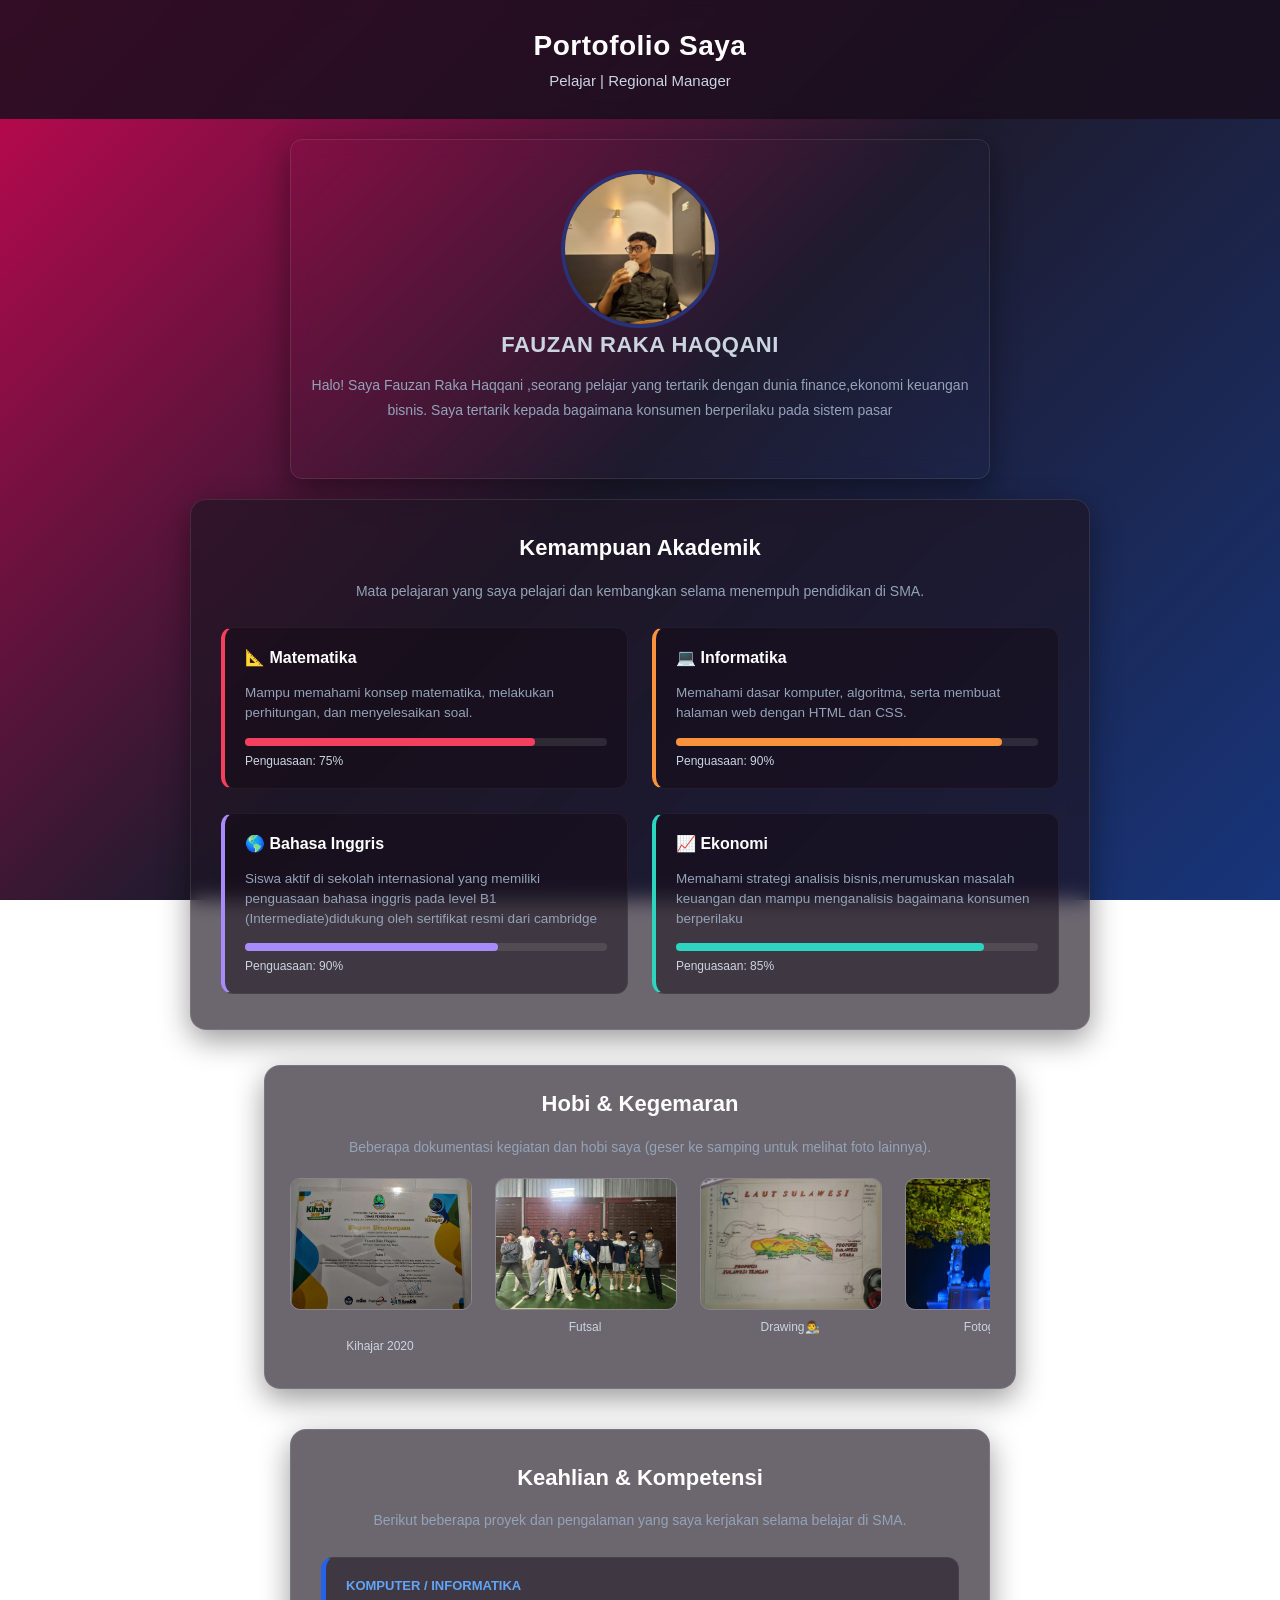
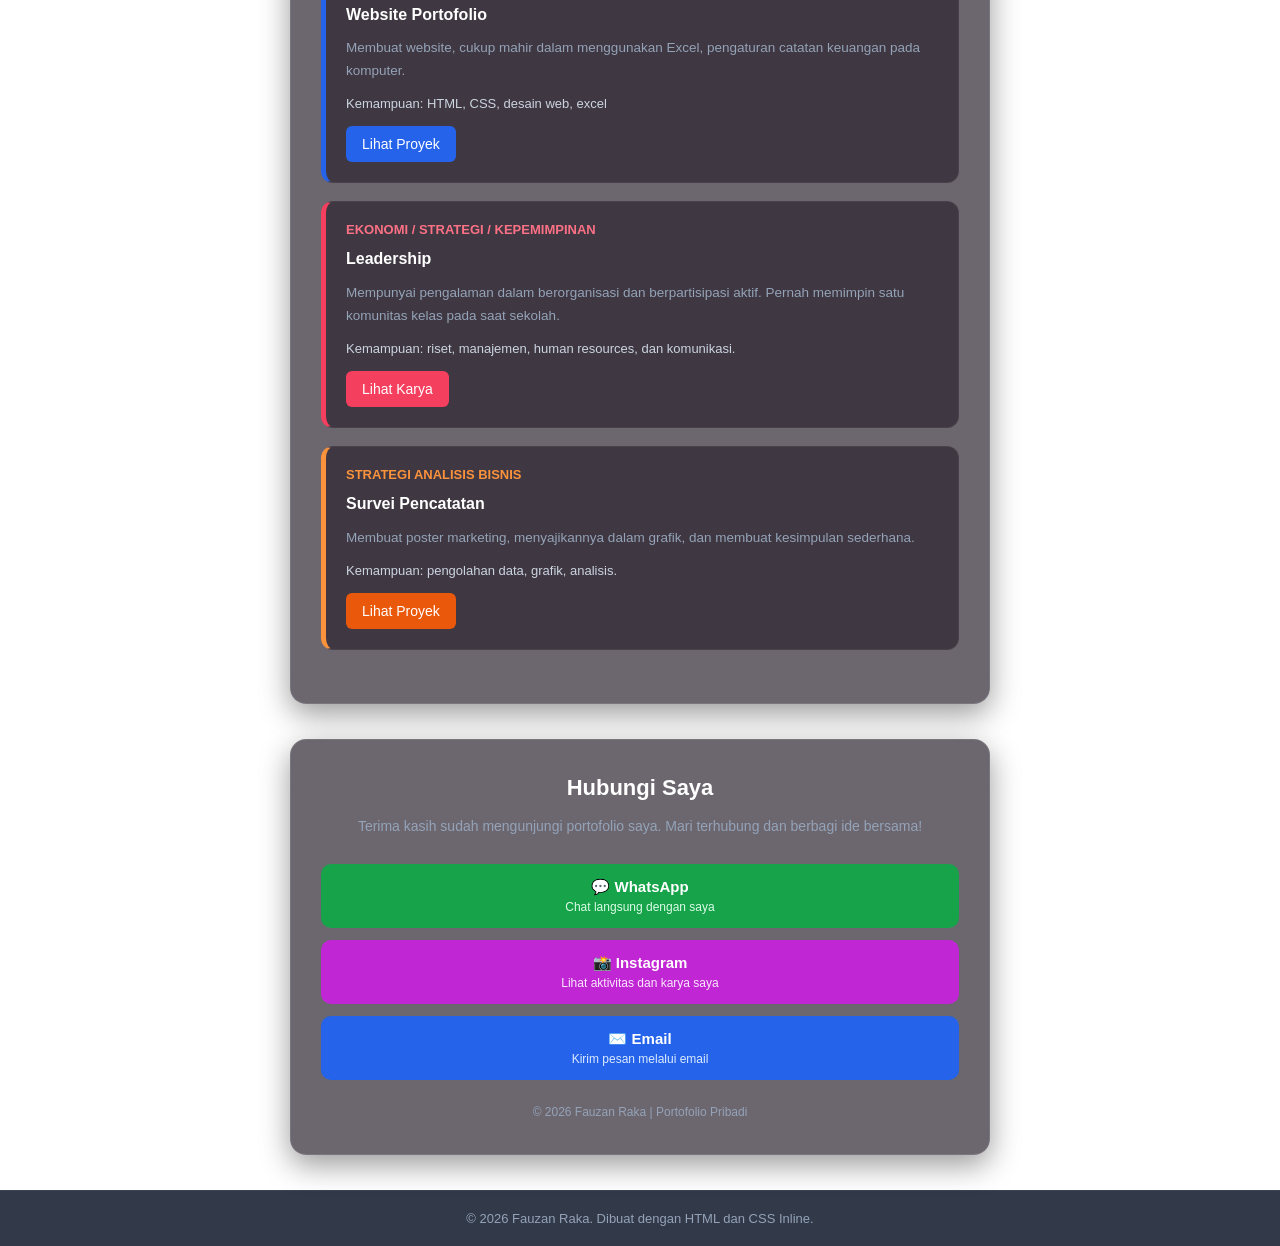
<file: index.html>
<!DOCTYPE html>
<lang="id">
<head>
    <meta charset="UTF-8">
    <meta name="viewport" content="width=device-width, initial-scale=1.0">
    <title>Portofolio Pribadi</title>
</head>

<body style="
    margin: 0;
    font-family: Arial, sans-serif;
  background: linear-gradient(135deg,#c60751,#1e1b2e,#17357b);
  background-attachment: fixed;
    color: #f8fafc;
    box-sizing:border-box;
">

    <!-- Bagian Header -->
    <header style="
        background-color: rgba(25,15,30,0.85);
        backdrop-filter:blur(10px);
        text-align: center;
        padding: 30px 20px;
      border-bottom:1px solid rgba (255,255,255,0.1);
      box-shadow:0.4px 20px rgba (0,0,0,0.4);
    ">
        <h1 style="margin: 0;color: #ffffff; font-size:28px;letter-spacing: 0.5px">Portofolio Saya</h1>
        <p style="margin: 10px 0 0 0;font-size:15px;color: #cbd5e1;">
            Pelajar | Regional Manager
        </p>
    </header>

    <!-- Bagian Profil -->
    <section style="
      background:rgba (30,20,35,0.65);
      backdrop-filter:blur(10px);
      margin:0 auto 35px auto;
      text-align: center;
      padding: 30px 20px;
        margin: 20px auto;
        max-width: 700px;
        border-radius: 12px;
      border:1px solid rgba(255,255,255,0.1);
      box-shadow:0 10px 30px rgba(0,0,0,0.4);
      box-sizing:border-box;
      
    ">
        <img
            src="fauzansiuu2.jpg"
            alt="Foto profil"
            style="
                width: 150px;
                height: 150px;
                border-radius: 50%;
                border: 4px solid #293277;
            ">
    
        <h2 style="
          margin:0 0 15px 0;
          color: #cbd5e1;
          font-size: 22px;
          letter-spacing: 0.5px;
          ">
            FAUZAN RAKA HAQQANI
        </h2>

        <p style="
          text-align: center;
            color: #94a3b8;
            margin-bottom: 25px;
            font-size: 14px;
          line-height: 1.8;">
            Halo! Saya Fauzan Raka Haqqani ,seorang pelajar yang tertarik dengan dunia finance,ekonomi keuangan bisnis. Saya tertarik kepada bagaimana konsumen berperilaku pada sistem pasar
        </p>
    </section>

    <!-- Bagian Keahlian -->
    <!-- Bagian Kemampuan Akademik -->
    <section style="
        background: rgba(30, 20, 35, 0.65);
        backdrop-filter: blur(10px);
        padding: 35px 30px;
        margin: 0 auto 35px auto;
        max-width: 900px; /* Lebar container disamakan menjadi 900px */
        border-radius: 16px;
        border: 1px solid rgba(255, 255, 255, 0.1);
        box-shadow: 0 10px 30px rgba(0, 0, 0, 0.4);
        box-sizing: border-box;
    ">

        <h2 style="
            color: #ffffff;
            text-align: center;
            margin-top: 0;
            font-size: 22px;
        ">
            Kemampuan Akademik
        </h2>

        <p style="
            text-align: center;
            color: #94a3b8;
            line-height: 1.6;
            margin-bottom: 25px;
            font-size: 14px;
        ">
            Mata pelajaran yang saya pelajari dan kembangkan selama menempuh pendidikan di SMA.
        </p>

        <!-- Container Grid untuk Akademik (2 Kolom) -->
        <div style="
            display: grid;
            grid-template-columns: repeat(auto-fit, minmax(280px, 1fr));
            gap: 24px;
        ">

            <!-- Matematika -->
            <div style="
                background: rgba(20, 10, 20, 0.5);
                padding: 20px;
                border-radius: 12px;
                border: 1px solid rgba(255, 255, 255, 0.05);
                border-left: 4px solid #f43f5e;
            ">
                <h3 style="margin-top: 0; color: #ffffff; font-size: 16px;">
                    📐 Matematika
                </h3>
                <p style="font-size: 13.5px; line-height: 1.5; margin-bottom: 14px; color: #94a3b8;">
                    Mampu memahami konsep matematika, melakukan perhitungan, dan menyelesaikan soal.
                </p>
                <div style="background: rgba(255, 255, 255, 0.1); height: 8px; border-radius: 10px;">
                    <div style="background-color: #f43f5e; width: 80%; height: 8px; border-radius: 10px;"></div>
                </div>
                <p style="font-size: 12px; color: #cbd5e1; margin: 8px 0 0 0;">
                    Penguasaan: 75%
                </p>
            </div>

            <!-- Informatika -->
            <div style="
                background: rgba(20, 10, 20, 0.5);
                padding: 20px;
                border-radius: 12px;
                border: 1px solid rgba(255, 255, 255, 0.05);
                border-left: 4px solid #fb923c;
            ">
                <h3 style="margin-top: 0; color: #ffffff; font-size: 16px;">
                    💻 Informatika
                </h3>
                <p style="font-size: 13.5px; line-height: 1.5; margin-bottom: 14px; color: #94a3b8;">
                    Memahami dasar komputer, algoritma, serta membuat halaman web dengan HTML dan CSS.
                </p>
                <div style="background: rgba(255, 255, 255, 0.1); height: 8px; border-radius: 10px;">
                    <div style="background-color: #fb923c; width: 90%; height: 8px; border-radius: 10px;"></div>
                </div>
                <p style="font-size: 12px; color: #cbd5e1; margin: 8px 0 0 0;">
                    Penguasaan: 90%
                </p>
            </div>

            <!-- Bahasa Inggris -->
            <div style="
                background: rgba(20, 10, 20, 0.5);
                padding: 20px;
                border-radius: 12px;
                border: 1px solid rgba(255, 255, 255, 0.05);
                border-left: 4px solid #a78bfa;
            ">
                <h3 style="margin-top: 0; color: #ffffff; font-size: 16px;">
                    🌎 Bahasa Inggris
                </h3>
                <p style="font-size: 13.5px; line-height: 1.5; margin-bottom: 14px; color: #94a3b8;">
                    Siswa aktif di sekolah internasional yang memiliki penguasaan bahasa inggris pada level B1 (Intermediate)didukung oleh sertifikat resmi dari cambridge
                </p>
                <div style="background: rgba(255, 255, 255, 0.1); height: 8px; border-radius: 10px;">
                    <div style="background-color: #a78bfa; width: 70%; height: 8px; border-radius: 10px;"></div>
                </div>
                <p style="font-size: 12px; color: #cbd5e1; margin: 8px 0 0 0;">
                    Penguasaan: 90%
                </p>
            </div>

            <!-- Ekonomi -->
            <div style="
                background: rgba(20, 10, 20, 0.5);
                padding: 20px;
                border-radius: 12px;
                border: 1px solid rgba(255, 255, 255, 0.05);
                border-left: 4px solid #2dd4bf;
            ">
                <h3 style="margin-top: 0; color: #ffffff; font-size: 16px;">
                    📈 Ekonomi
                </h3>
                <p style="font-size: 13.5px; line-height: 1.5; margin-bottom: 14px; color: #94a3b8;">
                    Memahami strategi analisis bisnis,merumuskan masalah keuangan dan mampu menganalisis bagaimana konsumen berperilaku
                </p>
                <div style="background: rgba(255, 255, 255, 0.1); height: 8px; border-radius: 10px;">
                    <div style="background-color: #2dd4bf; width: 85%; height: 8px; border-radius: 10px;"></div>
                </div>
                <p style="font-size: 12px; color: #cbd5e1; margin: 8px 0 0 0;">
                    Penguasaan: 85%
                </p>
            </div>

        </div>

    </section>

</section>

      <!-- Bagian Hobi & Kegemaran (Slider Foto) -->
    <section style="
        background: rgba(30, 20, 35, 0.65);
        backdrop-filter: blur(10px);
        padding: 25px;
        margin: 20px auto 40px auto;
        max-width: 700px;
        border-radius: 16px;
        border: 1px solid rgba(255, 255, 255, 0.1);
        box-shadow: 0 10px 30px rgba(0, 0, 0, 0.4);
    ">
        <h2 style="
            color: #ffffff;
            text-align: center;
            margin-top: 0;
            font-size: 22px;
        ">
            Hobi & Kegemaran
        </h2>
        <p style="
            text-align: center;
            color: #94a3b8;
            line-height: 1.6;
            margin-bottom: 20px;
            font-size: 14px;
        ">
            Beberapa dokumentasi kegiatan dan hobi saya (geser ke samping untuk melihat foto lainnya).
        </p>

        <!-- Container Slider Foto -->
        <div style="
            display: flex;
            gap: 25px;
            overflow-x: auto;
            padding-bottom: 10px;
            scrollbar-color: #f43f5e rgba(0,0,0,0.2);
        ">
            <!-- Foto 1 -->
            <div style="min-width: 180px; text-align: center;">
                <img src="kihajar 2020.jpg" alt="Hobi 1" style="
                    width: 180px;
                    height: 130px;
                    object-fit: cover;
                    border-radius: 10px;
                    border: 1px solid rgba(255,255,255,0.2);
                ">
                <p style="font-size: 12px; color: #cbd5e1; margin: 25px 0 0 0;"> Kihajar 2020</p>
            </div>

            <!-- Foto 2 -->
            <div style="min-width: 180px; text-align: center;">
                <img src="futsal.jpg" alt="Hobi 2" style="
                    width: 180px;
                    height: 130px;
                    object-fit: cover;
                    border-radius: 10px;
                    border: 1px solid rgba(255,255,255,0.2);
                ">
                <p style="font-size: 12px; color: #cbd5e1; margin: 6px 0 0 0;">Futsal</p>
            </div>

            <!-- Foto 3 -->
            <div style="min-width: 180px; text-align: center;">
                <img src="petaa.jpg" alt="Hobi 3" style="
                    width: 180px;
                    height: 130px;
                    object-fit: cover;
                    border-radius: 10px;
                    border: 1px solid rgba(255,255,255,0.2);
                ">
                <p style="font-size: 12px; color: #cbd5e1; margin: 6px 0 0 0;">Drawing👨‍🎨</p>
            </div>

            <!-- Foto 4 -->
            <div style="min-width: 180px; text-align: center;">
                <img src="fotografi.jpg" alt="Hobi 4" style="
                    width: 180px;
                    height: 130px;
                    object-fit: cover;
                    border-radius: 10px;
                    border: 1px solid rgba(255,255,255,0.2);
                ">
                <p style="font-size: 12px; color: #cbd5e1; margin: 6px 0 0 0;">Fotografi📷</p>
            </div>

            <!-- Foto 5 -->
            <div style="min-width: 180px; text-align: center;">
                <img src="menyanyi 1.jpg" alt="Hobi 5" style="
                    width: 180px;
                    height: 130px;
                    object-fit: cover;
                    border-radius: 10px;
                    border: 1px solid rgba(255,255,255,0.2);
                ">
                <p style="font-size: 12px; color: #cbd5e1; margin: 6px 0 0 0;">Menyanyi</p>
            </div>
        </div>
    </section>

</body>


            <!-- Bagian Keahlian & Kompetensi -->
    <section style="
        background: rgba(30, 20, 35, 0.65);
        backdrop-filter: blur(10px);
        padding: 35px 30px;
        margin: 0 auto 35px auto;
        max-width: 700px;
        border-radius: 16px;
        border: 1px solid rgba(255, 255, 255, 0.1);
        box-shadow: 0 10px 30px rgba(0, 0, 0, 0.4);
        box-sizing: border-box;
    ">

        <h2 style="
            color: #ffffff;
            text-align: center;
            margin-top: 0;
            font-size: 22px;
        ">
            Keahlian & Kompetensi
        </h2>

        <p style="
            text-align: center;
            color: #94a3b8;
            line-height: 1.6;
            margin-bottom: 25px;
            font-size: 14px;
        ">
            Berikut beberapa proyek dan pengalaman yang saya kerjakan selama belajar di SMA.
        </p>

        <!-- Proyek 1 -->
        <div style="
            background: rgba(20, 10, 20, 0.5);
            padding: 20px;
            margin: 18px 0;
            border-radius: 12px;
            border: 1px solid rgba(255, 255, 255, 0.05);
            border-left: 5px solid #2563eb;
        ">
            <p style="
                color: #60a5fa;
                font-size: 13px;
                font-weight: bold;
                margin-top: 0;
            ">
                KOMPUTER / INFORMATIKA
            </p>

            <h3 style="color: #ffffff; font-size: 16px; margin: 8px 0;">Website Portofolio</h3>

            <p style="line-height: 1.7; color: #94a3b8; font-size: 13.5px;">
                Membuat website, cukup mahir dalam menggunakan Excel, pengaturan catatan keuangan pada komputer.
            </p>

            <p style="font-size: 13px; color: #cbd5e1; margin-bottom: 15px;">
                Kemampuan: HTML, CSS, desain web, excel
            </p>

            <a href="Informatika.html"
               style="
                   display: inline-block;
                   background-color: #2563eb;
                   color: white;
                   padding: 10px 16px;
                   border-radius: 6px;
                   text-decoration: none;
                   font-size: 14px;
               ">
                Lihat Proyek
            </a> 
        </div>

        <!-- Proyek 2 -->
        <div style="
            background: rgba(20, 10, 20, 0.5);
            padding: 20px;
            margin: 18px 0;
            border-radius: 12px;
            border: 1px solid rgba(255, 255, 255, 0.05);
            border-left: 5px solid #f43f5e;
        ">
            <p style="
                color: #fb7185;
                font-size: 13px;
                font-weight: bold;
                margin-top: 0;
            ">
                EKONOMI / STRATEGI / KEPEMIMPINAN
            </p>

            <h3 style="color: #ffffff; font-size: 16px; margin: 8px 0;">Leadership</h3>

            <p style="line-height: 1.7; color: #94a3b8; font-size: 13.5px;">
                Mempunyai pengalaman dalam berorganisasi dan berpartisipasi aktif. Pernah memimpin satu komunitas kelas pada saat sekolah.
            </p>

            <p style="font-size: 13px; color: #cbd5e1; margin-bottom: 15px;">
                Kemampuan: riset, manajemen, human resources, dan komunikasi.
            </p>

            <a href="Informatika 2.html"
               style="
                   display: inline-block;
                   background-color: #f43f5e;
                   color: white;
                   padding: 10px 16px;
                   border-radius: 6px;
                   text-decoration: none;
                   font-size: 14px;
               ">
                Lihat Karya
            </a>
        </div>

        <!-- Proyek 3 -->
        <div style="
            background: rgba(20, 10, 20, 0.5);
            padding: 20px;
            margin: 18px 0;
            border-radius: 12px;
            border: 1px solid rgba(255, 255, 255, 0.05);
            border-left: 5px solid #fb923c;
        ">
            <p style="
                color: #fb923c;
                font-size: 13px;
                font-weight: bold;
                margin-top: 0;
            ">
                STRATEGI ANALISIS BISNIS
            </p>

            <h3 style="color: #ffffff; font-size: 16px; margin: 8px 0;">Survei Pencatatan</h3>

            <p style="line-height: 1.7; color: #94a3b8; font-size: 13.5px;">
                Membuat poster marketing, menyajikannya dalam grafik, dan membuat kesimpulan sederhana.
            </p>

            <p style="font-size: 13px; color: #cbd5e1; margin-bottom: 15px;">
                Kemampuan: pengolahan data, grafik, analisis.
            </p>

            <a href="Informatika 3.html"
               style="
                   display: inline-block;
                   background-color: #ea580c;
                   color: white;
                   padding: 10px 16px;
                   border-radius: 6px;
                   text-decoration: none;
                   font-size: 14px;
               ">
                Lihat Proyek
            </a>
        </div>

    </section>

    <!-- Bagian Hubungi Saya -->
    <section style="
        background: rgba(30, 20, 35, 0.65);
        backdrop-filter: blur(10px);
        color: white;
        padding: 35px 30px;
        margin: 0 auto 35px auto;
        max-width: 700px;
        border-radius: 16px;
        text-align: center;
        border: 1px solid rgba(255, 255, 255, 0.1);
        box-shadow: 0 10px 30px rgba(0, 0, 0, 0.4);
        box-sizing: border-box;
    ">

        <h2 style="
            font-size: 22px;
            margin-top: 0;
            margin-bottom: 10px;
            color: #ffffff;
        ">
            Hubungi Saya
        </h2>

        <p style="
            color: #94a3b8;
            line-height: 1.7;
            margin-bottom: 25px;
            font-size: 14px;
        ">
            Terima kasih sudah mengunjungi portofolio saya. Mari terhubung dan berbagi ide bersama!
        </p>

        <!-- Tombol WhatsApp -->
        <a
            href="https://wa.me/6285718584926"
            target="_blank"
            rel="noopener noreferrer"
            style="
                display: block;
                background-color: #16a34a;
                color: white;
                padding: 14px;
                margin: 12px 0;
                border-radius: 10px;
                text-decoration: none;
                font-size: 15px;
                font-weight: bold;
            "
        >
            💬 WhatsApp
            <span style="
                display: block;
                font-size: 12px;
                font-weight: normal;
                margin-top: 4px;
                color: #dcfce7;
            ">
                Chat langsung dengan saya
            </span>
        </a>

        <!-- Tombol Instagram -->
        <a
            href="https://www.instagram.com/fauzanrka/"
            target="_blank"
            rel="noopener noreferrer"
            style="
                display: block;
                background-color: #c026d3;
                color: white;
                padding: 14px;
                margin: 12px 0;
                border-radius: 10px;
                text-decoration: none;
                font-size: 15px;
                font-weight: bold;
            "
        >
            📸 Instagram
            <span style="
                display: block;
                font-size: 12px;
                font-weight: normal;
                margin-top: 4px;
                color: #fae8ff;
            ">
                Lihat aktivitas dan karya saya
            </span>
        </a>

        <!-- Tombol Email -->
        <a
            href="mailto:fauzan13fr7@gmail.com"
            style="
                display: block;
                background-color: #2563eb;
                color: white;
                padding: 14px;
                margin: 12px 0;
                border-radius: 10px;
                text-decoration: none;
                font-size: 15px;
                font-weight: bold;
            "
        >
            ✉️ Email
            <span style="
                display: block;
                font-size: 12px;
                font-weight: normal;
                margin-top: 4px;
                color: #dbeafe;
            ">
                Kirim pesan melalui email
            </span>
        </a>

        <p style="
            color: #94a3b8;
            font-size: 12px;
            margin-top: 25px;
            margin-bottom: 0;
        ">
            © 2026 Fauzan Raka | Portofolio Pribadi
        </p>

    </section>

    <!-- Bagian Footer -->
    <footer style="
        background: rgba(15, 23, 42, 0.85);
        color: #94a3b8;
        text-align: center;
        padding: 20px;
        margin-top: 30px;
        border-top: 1px solid rgba(255, 255, 255, 0.05);
        font-size: 13px;
    ">
        <p style="margin: 0;">
            &copy; 2026 Fauzan Raka. Dibuat dengan HTML dan CSS Inline.
        </p>
    </footer>

</body>
</html>
</file>
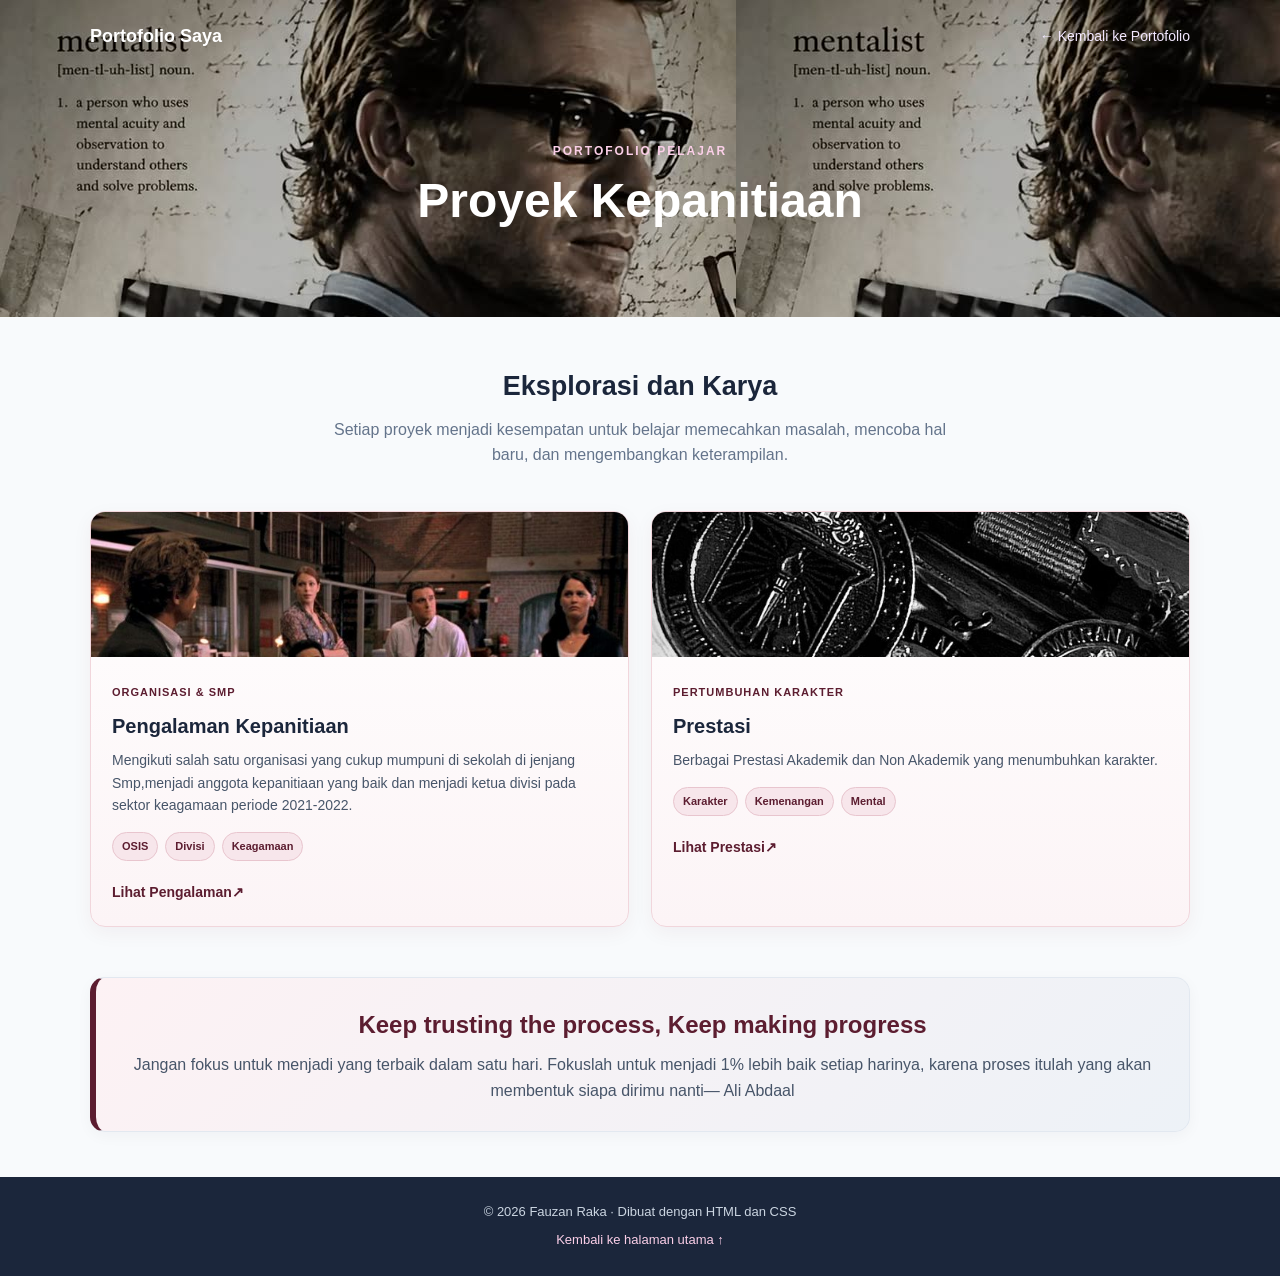
<file: Informatika 2.html>
<!DOCTYPE html>
<html lang="id">
<head>
  <meta charset="UTF-8">
  <meta name="viewport" content="width=device-width, initial-scale=1.0">
  <meta name="description" content="Kumpulan proyek Informatika saya.">
  <title>Proyek Informatika Saya</title>
  <link rel="stylesheet" href="style 2.css">
</head>
<body>
  <header class="site-header">
    <nav class="navbar">
      <a class="brand" href="index.html">Portofolio Saya</a>
      <a class="back-link" href="index.html">← Kembali ke Portofolio</a>
    </nav>
    <div class="hero">
      <span class="eyebrow">PORTOFOLIO PELAJAR</span>
      <h1>Proyek Kepanitiaan</h1>
    </div>
  </header>

  <main class="container">
    <section class="intro">
      <h2>Eksplorasi dan Karya</h2>
      <p>Setiap proyek menjadi kesempatan untuk belajar memecahkan masalah, mencoba hal baru, dan mengembangkan keterampilan.</p>
    </section>

    <section class="project-grid" aria-label="Daftar proyek Informatika">
      <article class="project-card">
        <div class="project-visual visual-blue"> </div>
        <div class="project-content">
          <span class="category">Organisasi &amp; SMP</span><h3>Pengalaman Kepanitiaan</h3>
          <p>Mengikuti salah satu organisasi yang cukup mumpuni di sekolah di jenjang Smp,menjadi anggota kepanitiaan yang baik dan menjadi ketua divisi pada sektor keagamaan periode 2021-2022.</p>
          <div class="tags"><span>OSIS</span><span>Divisi</span><span>Keagamaan</span></div>
          <a class="project-link" href="https://drive.google.com/drive/folders/1xaBs2z7qRv0ex5j9r6ADGN0wGba7aQUw">Lihat Pengalaman↗</a>
        </div>
      </article>

      <article class="project-card">
        <div class="project-visual visual-green"> </div>
        <div class="project-content">
          <span class="category">Pertumbuhan Karakter</span><h3>Prestasi</h3>
          <p>Berbagai Prestasi Akademik dan Non Akademik yang menumbuhkan karakter.</p>
          <div class="tags"><span>Karakter</span><span>Kemenangan</span><span>Mental</span></div>
          <a class="project-link" href="https://drive.google.com/drive/folders/1dyeMqi_OGfuyav66TErAndpzFEnR2EhO?usp=drive_link">Lihat Prestasi↗</a>
        </div>
      </article>

    </section>

    <section class="note">
      <h2>Keep trusting the process, Keep making progress</h2>
      <p>Jangan fokus untuk menjadi yang terbaik dalam satu hari. Fokuslah untuk menjadi 1% lebih baik setiap harinya, karena proses itulah yang akan membentuk siapa dirimu nanti— Ali Abdaal</p>
    </section>
  </main>

  <footer class="footer">
    <p>© 2026 Fauzan Raka · Dibuat dengan HTML dan CSS</p>
    <a href="index.html">Kembali ke halaman utama ↑</a>
  </footer>
</body>
</html>
</file>
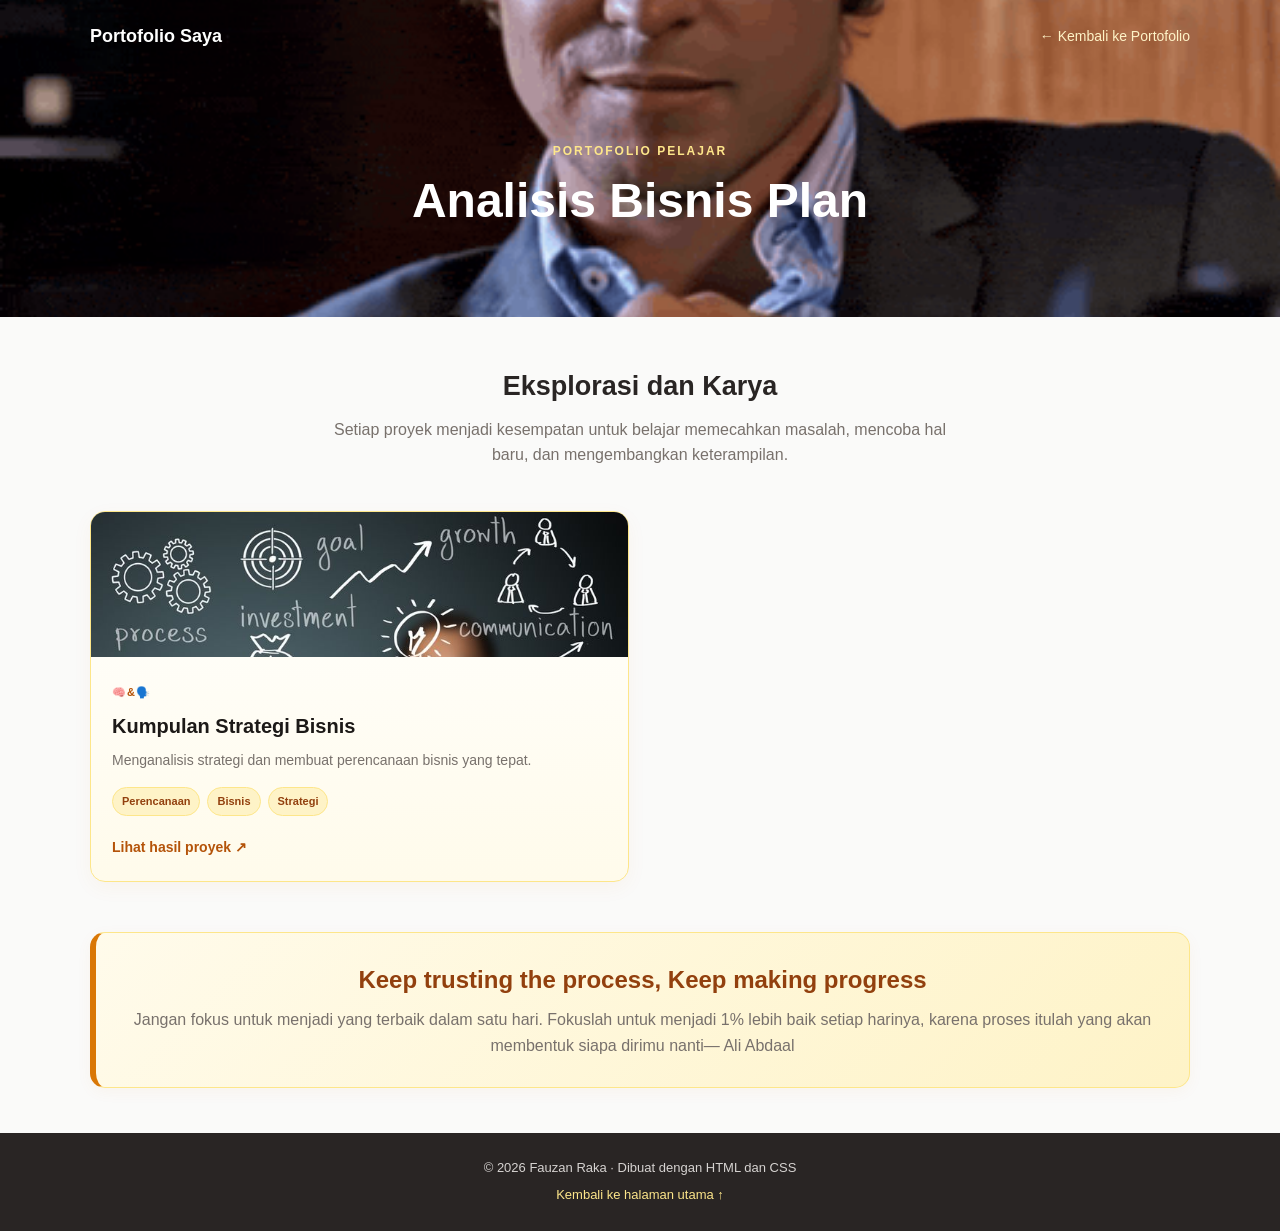
<file: Informatika 3.html>
<!DOCTYPE html>
<html lang="id">
<head>
  <meta charset="UTF-8">
  <meta name="viewport" content="width=device-width, initial-scale=1.0">
  <meta name="description" content="Kumpulan proyek Informatika saya.">
  <title>Proyek Informatika Saya</title>
  <link rel="stylesheet" href="style 3.css">
</head>
<body>
  <header class="site-header">
    <nav class="navbar">
      <a class="brand" href="index.html">Portofolio Saya</a>
      <a class="back-link" href="index.html">← Kembali ke Portofolio</a>
    </nav>
    <div class="hero">
      <span class="eyebrow">PORTOFOLIO PELAJAR</span>
      <h1> Analisis Bisnis Plan</h1> 
    </div>
  </header>

  <main class="container">
    <section class="intro">
      <h2>Eksplorasi dan Karya</h2>
      <p>Setiap proyek menjadi kesempatan untuk belajar memecahkan masalah, mencoba hal baru, dan mengembangkan keterampilan.</p>
    </section>

    <section class="project-grid" aria-label="Daftar proyek Informatika">
      <article class="project-card">
        <div class="project-visual visual-blue"> </div>
        <div class="project-content">
          <span class="category">🧠&amp;🗣️</span><h3>Kumpulan Strategi Bisnis</h3>
          <p>Menganalisis strategi dan membuat perencanaan bisnis yang tepat.</p>
          <div class="tags"><span>Perencanaan</span><span>Bisnis</span><span>Strategi</span></div>
          <a class="project-link" href="https://drive.google.com/drive/folders/1V9s1l_tq4VaGOzJkPb5oDlH035utZF74?usp=drive_link">Lihat hasil proyek ↗</a>
        </div>
      </article>

      
    </section>

    <section class="note">
      <h2>Keep trusting the process, Keep making progress</h2>
      <p>Jangan fokus untuk menjadi yang terbaik dalam satu hari. Fokuslah untuk menjadi 1% lebih baik setiap harinya, karena proses itulah yang akan membentuk siapa dirimu nanti— Ali Abdaal</p>
    </section>
  </main>

  <footer class="footer">
    <p>© 2026 Fauzan Raka · Dibuat dengan HTML dan CSS</p>
    <a href="index.html">Kembali ke halaman utama ↑</a>
  </footer>
</body>
</html>
</file>
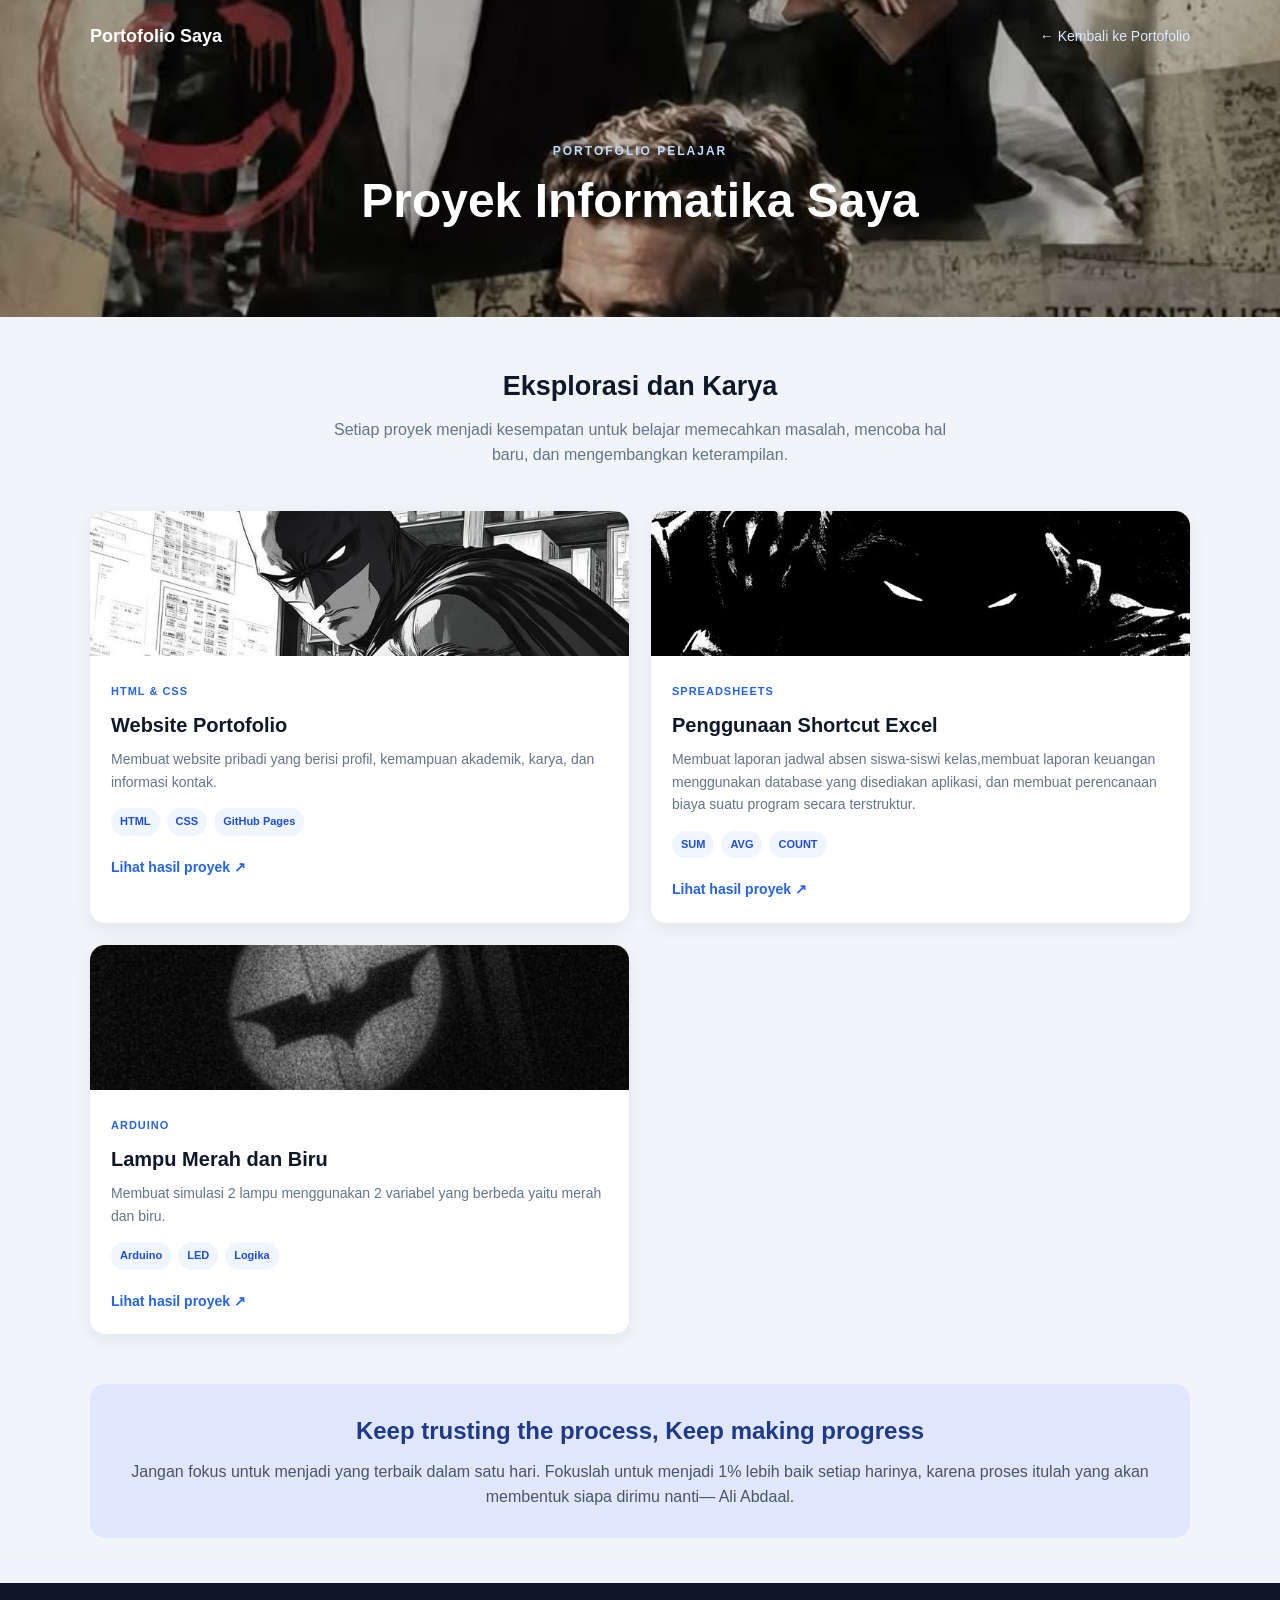
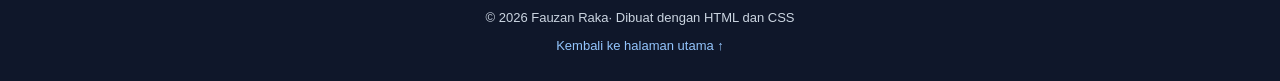
<file: Informatika.html>
<!DOCTYPE html>
<html lang="id">
<head>
  <meta charset="UTF-8">
  <meta name="viewport" content="width=device-width, initial-scale=1.0">
  <meta name="description" content="Kumpulan proyek Informatika saya.">
  <title>Proyek Informatika Saya</title>
  <link rel="stylesheet" href="style 1.css">
</head>
<body>
  <header class="site-header">
    <nav class="navbar">
      <a class="brand" href="index.html">Portofolio Saya</a>
      <a class="back-link" href="index.html">← Kembali ke Portofolio</a>
    </nav>
    <div class="hero">
      <span class="eyebrow">PORTOFOLIO PELAJAR</span>
      <h1>Proyek Informatika Saya</h1>
    
    </div>
  </header>

  <main class="container">
    <section class="intro">
      <h2>Eksplorasi dan Karya</h2>
      <p>Setiap proyek menjadi kesempatan untuk belajar memecahkan masalah, mencoba hal baru, dan mengembangkan keterampilan.</p>
    </section>

    <section class="project-grid" aria-label="Daftar proyek Informatika">
      <article class="project-card">
        <div class="project-visual visual-blue"> </div>
        <div class="project-content">
          <span class="category">HTML &amp; CSS</span><h3>Website Portofolio</h3>
          <p>Membuat website pribadi yang berisi profil, kemampuan akademik, karya, dan informasi kontak.</p>
          <div class="tags"><span>HTML</span><span>CSS</span><span>GitHub Pages</span></div>
          <a class="project-link" href="index.html">Lihat hasil proyek ↗</a>
        </div>
      </article>

      <article class="project-card">
        <div class="project-visual visual-green"> </div>
        <div class="project-content">
          <span class="category">Spreadsheets</span><h3>Penggunaan Shortcut Excel</h3>
          <p>Membuat laporan jadwal absen siswa-siswi kelas,membuat laporan keuangan menggunakan database yang disediakan aplikasi, dan membuat perencanaan biaya suatu program secara terstruktur.</p>
          <div class="tags"><span>SUM</span><span>AVG</span><span>COUNT</span></div>
          <a class="project-link" href="https://docs.google.com/spreadsheets/d/1hvqkzuN1dOksDCYa9moIzsqTKax9SADIQE7dQ_SvFjk/edit?usp=drivesdk">Lihat hasil proyek ↗</a>
        </div>
      </article>

      <article class="project-card">
        <div class="project-visual visual-purple"> </div>
        <div class="project-content">
          <span class="category">Arduino</span><h3>Lampu Merah dan Biru</h3>
          <p>Membuat simulasi 2 lampu menggunakan 2 variabel yang berbeda yaitu merah dan biru.</p>
          <div class="tags"><span>Arduino</span><span>LED</span><span>Logika</span></div>
          <a class="project-link" href="https://auth.wokwi.com/__/auth/action?apiKey=AIzaSyDeSOFTk-xhmymi82SYFffgcxVOqRKh-Os&mode=signIn&oobCode=Rf7yjZIcwC6z59Hq-rE7JeqUaIDmbVbpwpP5nu_bsa8AAAGh1NV_Vg&continueUrl=https://wokwi.com/email-signin&lang=en">Lihat hasil proyek ↗</a>
        </div>
      </article>

    
    </section>

    <section class="note">
      <h2>Keep trusting the process, Keep making progress</h2>
      <p>Jangan fokus untuk menjadi yang terbaik dalam satu hari. Fokuslah untuk menjadi 1% lebih baik setiap harinya, karena proses itulah yang akan membentuk siapa dirimu nanti— Ali Abdaal.</p>
    </section>
  </main>

  <footer class="footer">
    <p>© 2026 Fauzan Raka· Dibuat dengan HTML dan CSS</p>
    <a href="index.html">Kembali ke halaman utama ↑</a>
  </footer>
</body>
</html>
</file>
<file: style 2.css>
/* CSS EKSTERNAL - HALAMAN PROYEK INFORMATIKA (Tema Burgundy & Navy) */
* { box-sizing: border-box; }
html { scroll-behavior: smooth; }
body {
  margin: 0; font-family: Arial, Helvetica, sans-serif;
  background: #f8fafc; color: #1e293b; line-height: 1.6;
}

/* Header dengan gradasi Burgundy ke Navy */
.site-header { 
  background-image: url('mentalistzan.jpg');
  color: white; 
  padding: 0 7%; 
}
.navbar {
  max-width: 1100px; margin: auto; min-height: 72px;
  display: flex; justify-content: space-between; align-items: center; gap: 20px;
}
.brand { color: white; text-decoration: none; font-weight: bold; font-size: 18px; }
.back-link { color: #f3e8ff; text-decoration: none; font-size: 14px; }
.back-link:hover, .footer a:hover { text-decoration: underline; }

.hero { max-width: 850px; margin: auto; text-align: center; padding: 65px 15px 75px; }
.eyebrow { display: inline-block; color: #fbcfe8; font-size: 12px; font-weight: bold; letter-spacing: 2px; margin-bottom: 12px; }
.hero h1 { margin: 0 0 14px; font-size: clamp(32px, 5vw, 48px); line-height: 1.15; color: #ffffff; }
.hero p { max-width: 650px; margin: auto; color: #e2e8f0; font-size: 16px; }

.container { width: min(1100px, 90%); margin: 0 auto; }
.intro { text-align: center; padding: 48px 10px 28px; }
.intro h2 { margin: 0 0 8px; color: #1b263b; font-size: 27px; }
.intro p { max-width: 650px; margin: auto; color: #64748b; }

.project-grid { display: grid; grid-template-columns: repeat(2, minmax(0, 1fr)); gap: 22px; padding: 15px 0 45px; }

/* KOTAK KARTU: Background tidak putih polos lagi, tapi pakai gradasi halus Burgundy-Navy */
.project-card {
  background: linear-gradient(180deg, #ffffff 0%, #fcf4f6 100%); 
  border-radius: 15px; 
  overflow: hidden;
  border: 1px solid #f1d6dc;
  box-shadow: 0 6px 20px rgba(92, 29, 48, 0.05);
  transition: transform .2s ease, box-shadow .2s ease, border-color .2s ease;
}
.project-card:hover { 
  transform: translateY(-5px); 
  box-shadow: 0 12px 28px rgba(27, 38, 59, 0.12); 
  border-color: #5c1d30; 
}

.project-visual { min-height: 145px; display: flex; justify-content: center; align-items: center; }
.project-visual span { font-size: 55px; }

/* Warna visual atas disesuaikan */
.visual-blue {
  background-image: url('style 2 css 1.jpg');
  background-size: cover;
  background-position: up
}
.visual-green { 
  background-image: url('style 2 css 2.jpg'); 
  background-size: cover;
  background-position: center
}
.visual-purple { background: #f3e8ff; }
.visual-orange { background: #faeedb; }
.visual-pink { background: #fdf2f4; }
.visual-teal { background: #e2f1ef; }
.visual-yellow { background: #fef9c3; }
.visual-slate { background: #edf2f7; }

.project-content { padding: 21px; }
.category { color: #5c1d30; font-size: 11px; font-weight: bold; letter-spacing: 1px; text-transform: uppercase; }
.project-content h3 { margin: 7px 0; color: #1b263b; font-size: 20px; }
.project-content p { color: #475569; font-size: 14px; margin: 0 0 15px; }

.tags { display: flex; flex-wrap: wrap; gap: 7px; margin-bottom: 18px; }

/* TAGS: Background tidak putih/terlalu kontras, diberi warna senada */
.tags span { 
  background: #f7e6eb; 
  color: #5c1d30; 
  padding: 5px 9px; 
  border-radius: 20px; 
  font-size: 11px; 
  font-weight: bold; 
  border: 1px solid #e8c5ce;
}

.project-link { display: inline-block; color: #5c1d30; font-size: 14px; font-weight: bold; text-decoration: none; }
.project-link:hover { color: #1b263b; text-decoration: underline; }

/* KOTAK NOTE */
.note { 
  background: linear-gradient(135deg, #fdf2f4, #edf2f7); 
  border-radius: 15px; 
  padding: 28px; 
  text-align: center; 
  margin: 5px 0 45px; 
  border-left: 6px solid #5c1d30; 
  border-right: 1px solid #e2e8f0;
  border-top: 1px solid #e2e8f0;
  border-bottom: 1px solid #e2e8f0;
  box-shadow: 0 4px 15px rgba(27, 38, 59, 0.04);
}
.note h2 { margin: 0 0 8px; color: #5c1d30; }
.note p { color: #475569; margin: 0; }

/* Footer dengan warna Navy */
.footer { background: #1b263b; color: #cbd5e1; text-align: center; padding: 25px 15px; font-size: 13px; }
.footer p { margin: 0 0 7px; }
.footer a { color: #fbcfe8; text-decoration: none; }

@media (max-width: 650px) {
  .site-header { padding: 0 5%; }
  .navbar { min-height: 65px; }
  .brand { font-size: 15px; }
  .back-link { font-size: 12px; }
  .hero { padding: 48px 5px 55px; }
  .hero p { font-size: 14px; }
  .container { width: 92%; }
  .project-grid { grid-template-columns: 1fr; gap: 17px; }
  .project-visual { min-height: 125px; }
  .intro { padding-top: 35px; }
}
</file>
<file: style 3.css>
/* CSS EKSTERNAL - HALAMAN PROYEK INFORMATIKA (Tema Orange & Keemasan) */
* { box-sizing: border-box; }
html { scroll-behavior: smooth; }
body {
  margin: 0; font-family: Arial, Helvetica, sans-serif;
  background: #fafaf9; color: #1c1917; line-height: 1.6;
}

/* Header dengan gradasi Orange ke Keemasan */
.site-header { 
  background-image: url('style 3 css 1 (1).gif');
  background-size: cover;
  background-position: center
}
.navbar {
  max-width: 1100px; margin: auto; min-height: 72px;
  display: flex; justify-content: space-between; align-items: center; gap: 20px;
}
.brand { color: white; text-decoration: none; font-weight: bold; font-size: 18px; }
.back-link { color: #fef3c7; text-decoration: none; font-size: 14px; }
.back-link:hover, .footer a:hover { text-decoration: underline; }

.hero { max-width: 850px; margin: auto; text-align: center; padding: 65px 15px 75px; }
.eyebrow { display: inline-block; color: #fde68a; font-size: 12px; font-weight: bold; letter-spacing: 2px; margin-bottom: 12px; }
.hero h1 { margin: 0 0 14px; font-size: clamp(32px, 5vw, 48px); line-height: 1.15; color: #ffffff; }
.hero p { max-width: 650px; margin: auto; color: #fef3c7; font-size: 16px; }

.container { width: min(1100px, 90%); margin: 0 auto; }
.intro { text-align: center; padding: 48px 10px 28px; }
.intro h2 { margin: 0 0 8px; color: #292524; font-size: 27px; }
.intro p { max-width: 650px; margin: auto; color: #78716c; }

.project-grid { display: grid; grid-template-columns: repeat(2, minmax(0, 1fr)); gap: 22px; padding: 15px 0 45px; }

/* KOTAK KARTU: Background gradasi hangat orange-keemasan lembut */
.project-card {
  background: linear-gradient(180deg, #ffffff 0%, #fffbeb 100%); 
  border-radius: 15px; 
  overflow: hidden;
  border: 1px solid #fde68a;
  box-shadow: 0 6px 20px rgba(217, 119, 6, 0.05);
  transition: transform .2s ease, box-shadow .2s ease, border-color .2s ease;
}
.project-card:hover { 
  transform: translateY(-5px); 
  box-shadow: 0 12px 28px rgba(234, 88, 12, 0.12); 
  border-color: #d97706; 
}

.project-visual { min-height: 145px; display: flex; justify-content: center; align-items: center; }
.project-visual span { font-size: 55px; }

.visual-blue {
  background-image: url('style 3.jpg');
  background-size: cover;
  background-position: up;
}
.visual-green { background: #f0fdf4; }
.visual-purple { background: #fae8ff; }
.visual-orange { background: #ffedd5; }
.visual-pink { background: #fce7f3; }
.visual-teal { background: #ccfbf1; }
.visual-yellow { background: #fef9c3; }
.visual-slate { background: #f5f5f4; }

.project-content { padding: 21px; }
.category { color: #b45309; font-size: 11px; font-weight: bold; letter-spacing: 1px; text-transform: uppercase; }
.project-content h3 { margin: 7px 0; color: #1c1917; font-size: 20px; }
.project-content p { color: #78716c; font-size: 14px; margin: 0 0 15px; }

.tags { display: flex; flex-wrap: wrap; gap: 7px; margin-bottom: 18px; }

/* TAGS: Background emas/orange lembut */
.tags span { 
  background: #fef3c7; 
  color: #92400e; 
  padding: 5px 9px; 
  border-radius: 20px; 
  font-size: 11px; 
  font-weight: bold; 
  border: 1px solid #fde68a;
}

.project-link { display: inline-block; color: #b45309; font-size: 14px; font-weight: bold; text-decoration: none; }
.project-link:hover { color: #92400e; text-decoration: underline; }

/* KOTAK NOTE */
.note { 
  background: linear-gradient(135deg, #fffbeb, #fef3c7); 
  border-radius: 15px; 
  padding: 28px; 
  text-align: center; 
  margin: 5px 0 45px; 
  border-left: 6px solid #d97706; 
  border-right: 1px solid #fde68a;
  border-top: 1px solid #fde68a;
  border-bottom: 1px solid #fde68a;
  box-shadow: 0 4px 15px rgba(217, 119, 6, 0.05);
}
.note h2 { margin: 0 0 8px; color: #92400e; }
.note p { color: #78716c; margin: 0; }

/* Footer dengan nuansa gelap hangat */
.footer { background: #292524; color: #d6d3d1; text-align: center; padding: 25px 15px; font-size: 13px; }
.footer p { margin: 0 0 7px; }
.footer a { color: #fde68a; text-decoration: none; }

@media (max-width: 650px) {
  .site-header { padding: 0 5%; }
  .navbar { min-height: 65px; }
  .brand { font-size: 15px; }
  .back-link { font-size: 12px; }
  .hero { padding: 48px 5px 55px; }
  .hero p { font-size: 14px; }
  .container { width: 92%; }
  .project-grid { grid-template-columns: 1fr; gap: 17px; }
  .project-visual { min-height: 125px; }
  .intro { padding-top: 35px; }
}
</file>
<file: style 1.css>
/* CSS EKSTERNAL - HALAMAN PROYEK INFORMATIKA */
* { box-sizing: border-box; }
html { scroll-behavior: smooth; }
body {
  margin: 0; font-family: Arial, Helvetica, sans-serif;
  background: #f1f5f9; color: #1e293b; line-height: 1.6;
}
.site-header { 
  background-image: url('mentalistzan.jpg'); 
  background-size: cover; 
  background-position: center; 
  color: white; 
  padding: 0 7%; 
}
.navbar {
  max-width: 1100px; margin: auto; min-height: 72px;
  display: flex; justify-content: space-between; align-items: center; gap: 20px;
}
.brand { color: white; text-decoration: none; font-weight: bold; font-size: 18px; }
.back-link { color: #dbeafe; text-decoration: none; font-size: 14px; }
.back-link:hover, .footer a:hover { text-decoration: underline; }
.hero { max-width: 850px; margin: auto; text-align: center; padding: 65px 15px 75px; }
.eyebrow { display: inline-block; color: #bfdbfe; font-size: 12px; font-weight: bold; letter-spacing: 2px; margin-bottom: 12px; }
.hero h1 { margin: 0 0 14px; font-size: clamp(32px, 5vw, 48px); line-height: 1.15; }
.hero p { max-width: 650px; margin: auto; color: #dbeafe; font-size: 16px; }
.container { width: min(1100px, 90%); margin: 0 auto; }
.intro { text-align: center; padding: 48px 10px 28px; }
.intro h2 { margin: 0 0 8px; color: #0f172a; font-size: 27px; }
.intro p { max-width: 650px; margin: auto; color: #64748b; }
.project-grid { display: grid; grid-template-columns: repeat(2, minmax(0, 1fr)); gap: 22px; padding: 15px 0 45px; }
.project-card {
  background: white; border-radius: 15px; overflow: hidden;
  box-shadow: 0 5px 18px rgba(15, 23, 42, .07);
  transition: transform .2s ease, box-shadow .2s ease;
}
.project-card:hover { transform: translateY(-5px); box-shadow: 0 12px 25px rgba(15, 23, 42, .12); }
.project-visual { min-height: 145px; display: flex; justify-content: center; align-items: center; }
.project-visual span { font-size: 55px; }
.visual-blue { 
  background-image: url('style css 1.jpg');
  background-size: cover;
  background-position: center;
}
.visual-green {
background-image:url('style css 2.jpg'); 
  background-size: cover;
  background-position: center
}
.visual-purple { 
  background-image:url('style css 3.jpg'); 
  background-size: cover;
  background-position: center;
}
.visual-orange { background: #ffedd5; }
.visual-pink { background: #fce7f3; }
.visual-teal { background: #ccfbf1; }
.visual-yellow { background: #fef9c3; }
.visual-slate { background: #e2e8f0; }
.project-content { padding: 21px; }
.category { color: #2563eb; font-size: 11px; font-weight: bold; letter-spacing: 1px; text-transform: uppercase; }
.project-content h3 { margin: 7px 0; color: #0f172a; font-size: 20px; }
.project-content p { color: #64748b; font-size: 14px; margin: 0 0 15px; }
.tags { display: flex; flex-wrap: wrap; gap: 7px; margin-bottom: 18px; }
.tags span { background: #eff6ff; color: #1d4ed8; padding: 5px 9px; border-radius: 20px; font-size: 11px; font-weight: bold; }
.project-link { display: inline-block; color: #2563eb; font-size: 14px; font-weight: bold; text-decoration: none; }
.project-link:hover { color: #1e40af; text-decoration: underline; }
.note { background: #e0e7ff; border-radius: 15px; padding: 28px; text-align: center; margin: 5px 0 45px; }
.note h2 { margin: 0 0 8px; color: #1e3a8a; }
.note p { color: #475569; margin: 0; }
.footer { background: #0f172a; color: #cbd5e1; text-align: center; padding: 25px 15px; font-size: 13px; }
.footer p { margin: 0 0 7px; }
.footer a { color: #93c5fd; text-decoration: none; }

@media (max-width: 650px) {
  .site-header { padding: 0 5%; }
  .navbar { min-height: 65px; }
  .brand { font-size: 15px; }
  .back-link { font-size: 12px; }
  .hero { padding: 48px 5px 55px; }
  .hero p { font-size: 14px; }
  .container { width: 92%; }
  .project-grid { grid-template-columns: 1fr; gap: 17px; }
  .project-visual { min-height: 125px; }
  .intro { padding-top: 35px; }
}
</file>
